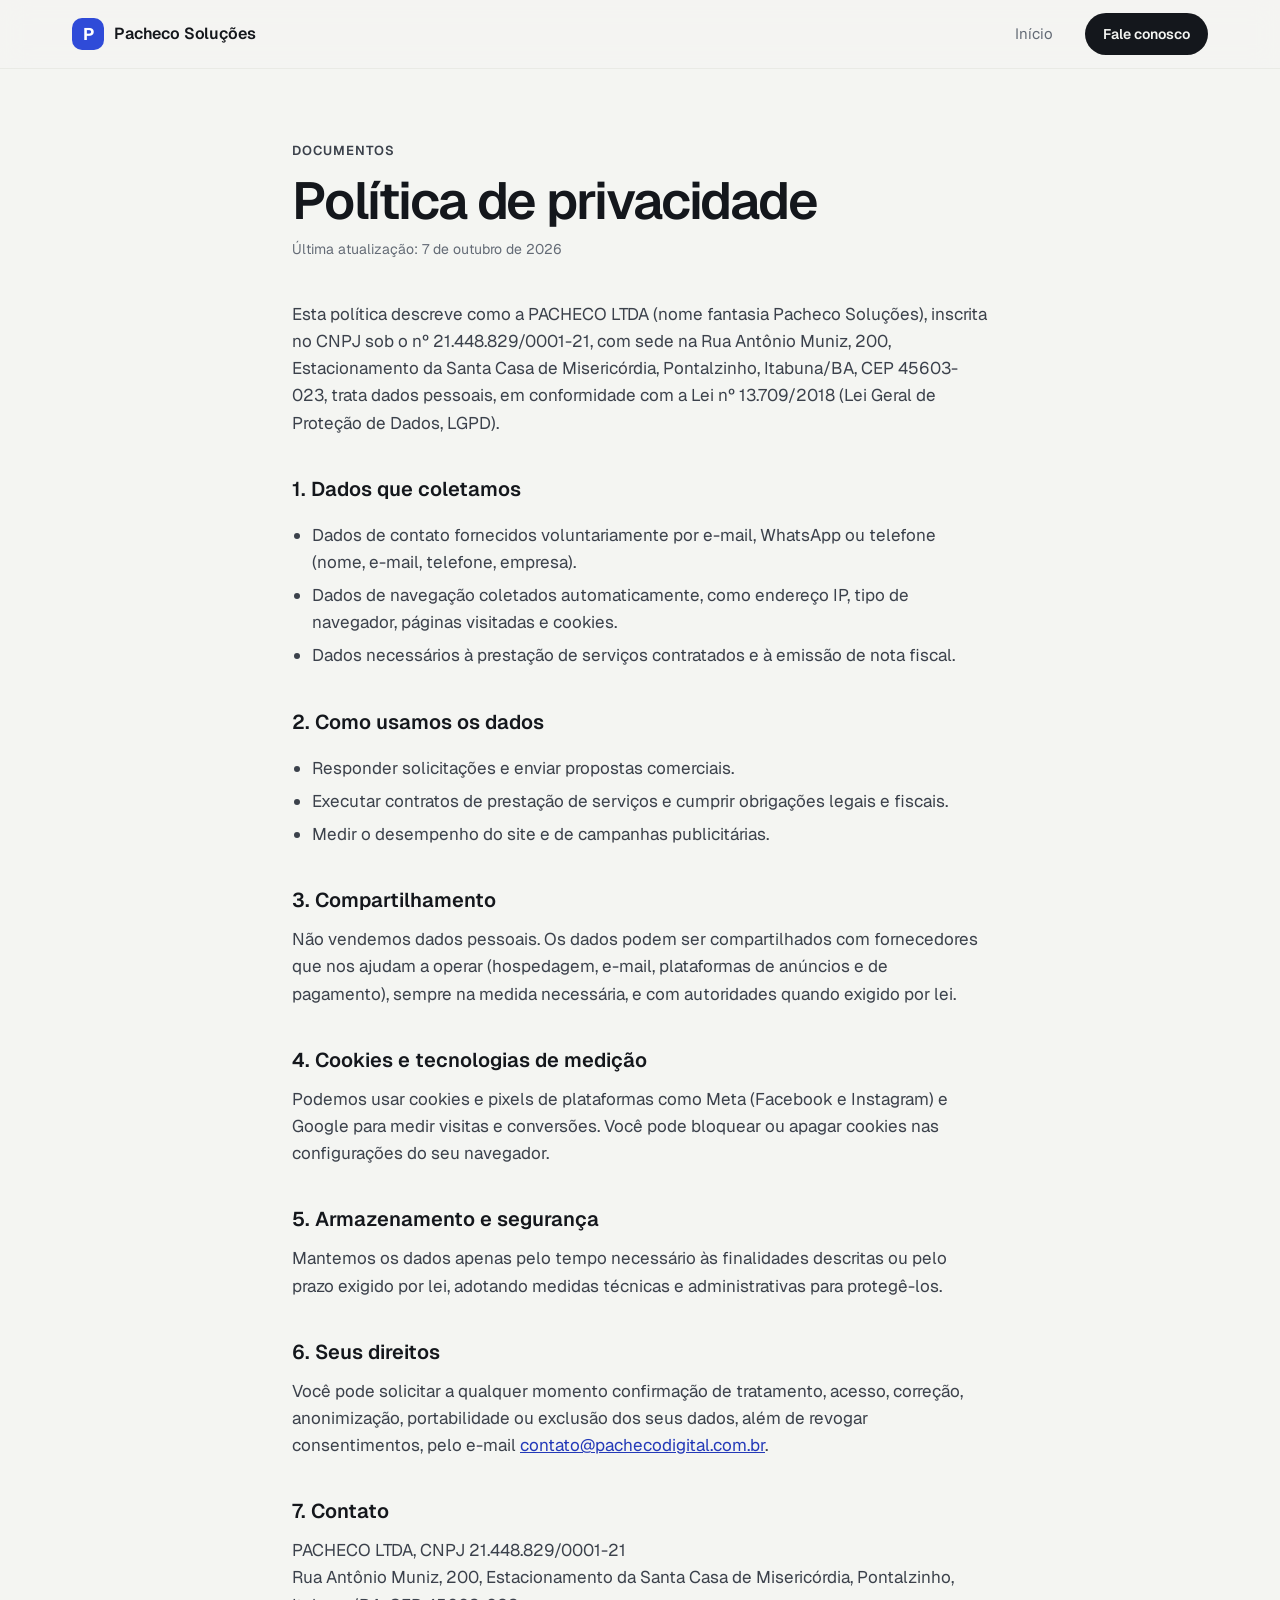
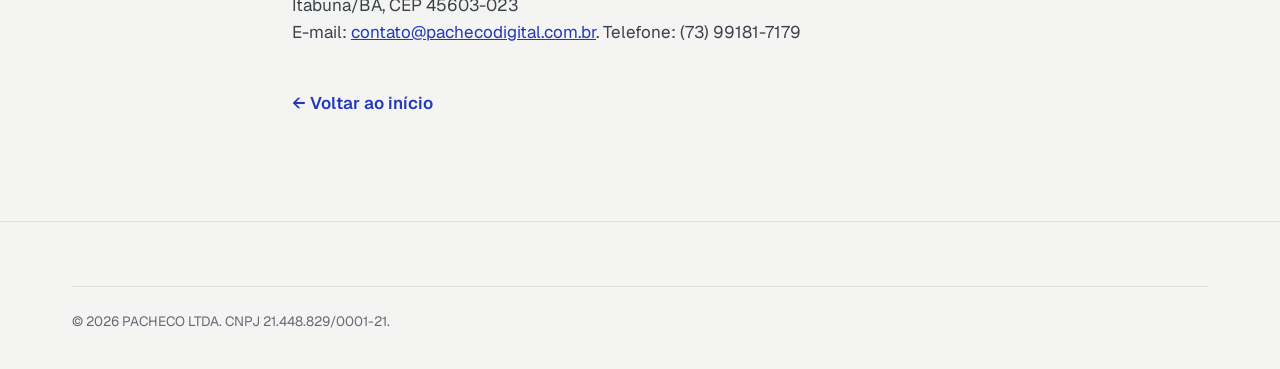
<file: privacidade.html>
<!doctype html>
<html lang="pt-BR">
<head>
<meta charset="utf-8">
<meta name="viewport" content="width=device-width, initial-scale=1">
<title>Política de Privacidade | Pacheco Soluções</title>
<meta name="description" content="Política de privacidade da PACHECO LTDA, CNPJ 21.448.829/0001-21.">
<link rel="icon" href="favicon.svg" type="image/svg+xml">
<link rel="preconnect" href="https://fonts.googleapis.com">
<link rel="preconnect" href="https://fonts.gstatic.com" crossorigin>
<link href="https://fonts.googleapis.com/css2?family=Geist:wght@400;500;600;700&display=swap" rel="stylesheet">
<link rel="stylesheet" href="style.css">
</head>
<body>
<header class="nav">
  <div class="wrap nav__in">
    <a class="brand" href="index.html" aria-label="Pacheco Soluções, início">
      <span class="brand__mark" aria-hidden="true">P</span>
      <span class="brand__name">Pacheco Soluções</span>
    </a>
    <nav class="nav__links" aria-label="Seções"><a href="index.html">Início</a></nav>
    <a class="btn btn--solid btn--sm" href="https://wa.me/5573991817179" target="_blank" rel="noopener">Fale conosco</a>
  </div>
</header>
<main class="legal">
  <div class="wrap">
    <p class="eyebrow">Documentos</p>
    <h1>Política de privacidade</h1>
    <p class="upd">Última atualização: 7 de outubro de 2026</p>

    <p>Esta política descreve como a PACHECO LTDA (nome fantasia Pacheco Soluções), inscrita no CNPJ sob o nº 21.448.829/0001-21, com sede na Rua Antônio Muniz, 200, Estacionamento da Santa Casa de Misericórdia, Pontalzinho, Itabuna/BA, CEP 45603-023, trata dados pessoais, em conformidade com a Lei nº 13.709/2018 (Lei Geral de Proteção de Dados, LGPD).</p>

    <h2>1. Dados que coletamos</h2>
    <ul>
      <li>Dados de contato fornecidos voluntariamente por e-mail, WhatsApp ou telefone (nome, e-mail, telefone, empresa).</li>
      <li>Dados de navegação coletados automaticamente, como endereço IP, tipo de navegador, páginas visitadas e cookies.</li>
      <li>Dados necessários à prestação de serviços contratados e à emissão de nota fiscal.</li>
    </ul>

    <h2>2. Como usamos os dados</h2>
    <ul>
      <li>Responder solicitações e enviar propostas comerciais.</li>
      <li>Executar contratos de prestação de serviços e cumprir obrigações legais e fiscais.</li>
      <li>Medir o desempenho do site e de campanhas publicitárias.</li>
    </ul>

    <h2>3. Compartilhamento</h2>
    <p>Não vendemos dados pessoais. Os dados podem ser compartilhados com fornecedores que nos ajudam a operar (hospedagem, e-mail, plataformas de anúncios e de pagamento), sempre na medida necessária, e com autoridades quando exigido por lei.</p>

    <h2>4. Cookies e tecnologias de medição</h2>
    <p>Podemos usar cookies e pixels de plataformas como Meta (Facebook e Instagram) e Google para medir visitas e conversões. Você pode bloquear ou apagar cookies nas configurações do seu navegador.</p>

    <h2>5. Armazenamento e segurança</h2>
    <p>Mantemos os dados apenas pelo tempo necessário às finalidades descritas ou pelo prazo exigido por lei, adotando medidas técnicas e administrativas para protegê-los.</p>

    <h2>6. Seus direitos</h2>
    <p>Você pode solicitar a qualquer momento confirmação de tratamento, acesso, correção, anonimização, portabilidade ou exclusão dos seus dados, além de revogar consentimentos, pelo e-mail <a href="mailto:contato@pachecodigital.com.br">contato@pachecodigital.com.br</a>.</p>

    <h2>7. Contato</h2>
    <p>PACHECO LTDA, CNPJ 21.448.829/0001-21<br>
    Rua Antônio Muniz, 200, Estacionamento da Santa Casa de Misericórdia, Pontalzinho, Itabuna/BA, CEP 45603-023<br>
    E-mail: <a href="mailto:contato@pachecodigital.com.br">contato@pachecodigital.com.br</a>. Telefone: (73) 99181-7179</p>

    <a class="back" href="index.html">← Voltar ao início</a>
  </div>
</main>
<footer class="foot">
  <div class="wrap"><p class="foot__base" style="margin-top:0">© 2026 PACHECO LTDA. CNPJ 21.448.829/0001-21.</p></div>
</footer>
</body>
</html>
</file>
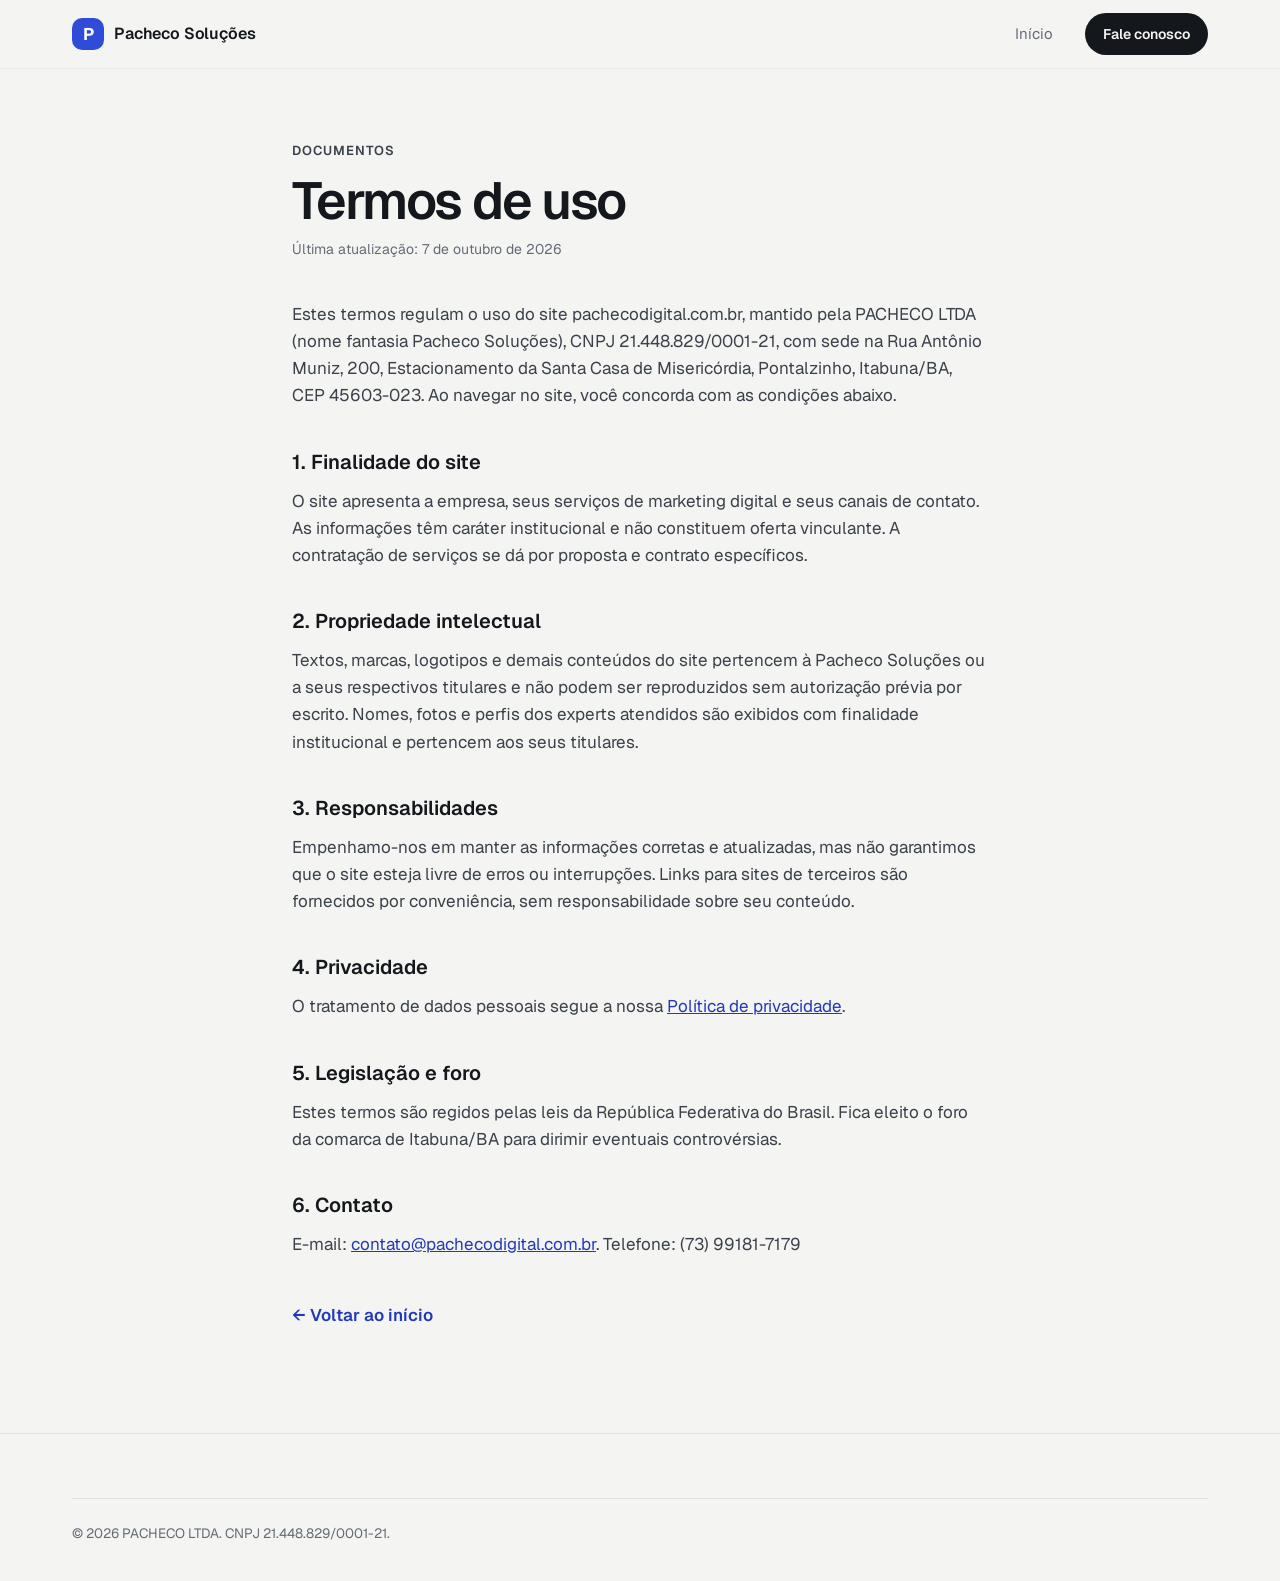
<file: termos.html>
<!doctype html>
<html lang="pt-BR">
<head>
<meta charset="utf-8">
<meta name="viewport" content="width=device-width, initial-scale=1">
<title>Termos de Uso | Pacheco Soluções</title>
<meta name="description" content="Termos de uso do site da PACHECO LTDA, CNPJ 21.448.829/0001-21.">
<link rel="icon" href="favicon.svg" type="image/svg+xml">
<link rel="preconnect" href="https://fonts.googleapis.com">
<link rel="preconnect" href="https://fonts.gstatic.com" crossorigin>
<link href="https://fonts.googleapis.com/css2?family=Geist:wght@400;500;600;700&display=swap" rel="stylesheet">
<link rel="stylesheet" href="style.css">
</head>
<body>
<header class="nav">
  <div class="wrap nav__in">
    <a class="brand" href="index.html" aria-label="Pacheco Soluções, início">
      <span class="brand__mark" aria-hidden="true">P</span>
      <span class="brand__name">Pacheco Soluções</span>
    </a>
    <nav class="nav__links" aria-label="Seções"><a href="index.html">Início</a></nav>
    <a class="btn btn--solid btn--sm" href="https://wa.me/5573991817179" target="_blank" rel="noopener">Fale conosco</a>
  </div>
</header>
<main class="legal">
  <div class="wrap">
    <p class="eyebrow">Documentos</p>
    <h1>Termos de uso</h1>
    <p class="upd">Última atualização: 7 de outubro de 2026</p>

    <p>Estes termos regulam o uso do site pachecodigital.com.br, mantido pela PACHECO LTDA (nome fantasia Pacheco Soluções), CNPJ 21.448.829/0001-21, com sede na Rua Antônio Muniz, 200, Estacionamento da Santa Casa de Misericórdia, Pontalzinho, Itabuna/BA, CEP 45603-023. Ao navegar no site, você concorda com as condições abaixo.</p>

    <h2>1. Finalidade do site</h2>
    <p>O site apresenta a empresa, seus serviços de marketing digital e seus canais de contato. As informações têm caráter institucional e não constituem oferta vinculante. A contratação de serviços se dá por proposta e contrato específicos.</p>

    <h2>2. Propriedade intelectual</h2>
    <p>Textos, marcas, logotipos e demais conteúdos do site pertencem à Pacheco Soluções ou a seus respectivos titulares e não podem ser reproduzidos sem autorização prévia por escrito. Nomes, fotos e perfis dos experts atendidos são exibidos com finalidade institucional e pertencem aos seus titulares.</p>

    <h2>3. Responsabilidades</h2>
    <p>Empenhamo-nos em manter as informações corretas e atualizadas, mas não garantimos que o site esteja livre de erros ou interrupções. Links para sites de terceiros são fornecidos por conveniência, sem responsabilidade sobre seu conteúdo.</p>

    <h2>4. Privacidade</h2>
    <p>O tratamento de dados pessoais segue a nossa <a href="privacidade.html">Política de privacidade</a>.</p>

    <h2>5. Legislação e foro</h2>
    <p>Estes termos são regidos pelas leis da República Federativa do Brasil. Fica eleito o foro da comarca de Itabuna/BA para dirimir eventuais controvérsias.</p>

    <h2>6. Contato</h2>
    <p>E-mail: <a href="mailto:contato@pachecodigital.com.br">contato@pachecodigital.com.br</a>. Telefone: (73) 99181-7179</p>

    <a class="back" href="index.html">← Voltar ao início</a>
  </div>
</main>
<footer class="foot">
  <div class="wrap"><p class="foot__base" style="margin-top:0">© 2026 PACHECO LTDA. CNPJ 21.448.829/0001-21.</p></div>
</footer>
</body>
</html>
</file>
<file: style.css>
:root {
  --bg: #f4f5f2;
  --surface: #ffffff;
  --surface-2: #eceee9;
  --ink: #14171c;
  --ink-2: #3b414b;
  --muted: #646b76;
  --line: #dfe2dc;
  --accent: #2f4bd8;
  --accent-ink: #2339b8;
  --accent-soft: #e6eafc;
  --on-accent: #ffffff;
  --shadow: 0 1px 2px rgba(20, 23, 28, .04), 0 12px 32px -16px rgba(30, 45, 120, .18);
  --r: 20px;
  --font: "Geist", ui-sans-serif, system-ui, -apple-system, "Segoe UI", Roboto, sans-serif;
  --wrap: 1200px;
}
@media (prefers-color-scheme: dark) {
  :root {
    --bg: #0f1115;
    --surface: #171a20;
    --surface-2: #14171c;
    --ink: #eceef2;
    --ink-2: #c6cad2;
    --muted: #9aa1ad;
    --line: #262a32;
    --accent: #7088ff;
    --accent-ink: #9aabff;
    --accent-soft: #1c2342;
    --on-accent: #0f1115;
    --shadow: 0 1px 2px rgba(0, 0, 0, .3), 0 16px 40px -20px rgba(0, 0, 0, .6);
  }
}

*, *::before, *::after { box-sizing: border-box; }
html { scroll-behavior: smooth; scroll-padding-top: 80px; -webkit-text-size-adjust: 100%; }
body {
  margin: 0;
  background: var(--bg);
  color: var(--ink);
  font: 400 17px/1.6 var(--font);
  -webkit-font-smoothing: antialiased;
}
img { max-width: 100%; height: auto; display: block; }
a { color: inherit; }
h1, h2, h3, h4, p, figure { margin: 0; }
address { font-style: normal; }
::selection { background: var(--accent); color: var(--on-accent); }
:focus-visible { outline: 2px solid var(--accent); outline-offset: 3px; border-radius: 6px; }

.wrap { width: 100%; max-width: var(--wrap); margin: 0 auto; padding: 0 32px; }
.accent { color: var(--accent); }
.eyebrow { font-size: 13px; font-weight: 600; letter-spacing: .08em; text-transform: uppercase; color: var(--accent); }

/* buttons */
.btn {
  display: inline-flex; align-items: center; gap: 8px; white-space: nowrap;
  height: 52px; padding: 0 24px; border-radius: 999px;
  font: 600 15px/1 var(--font); text-decoration: none;
  transition: background-color .25s, color .25s, border-color .25s, transform .2s cubic-bezier(.16,1,.3,1);
}
.btn:active { transform: scale(.98); }
.btn i { font-size: 18px; }
.btn--sm { height: 42px; padding: 0 18px; font-size: 14px; }
.btn--solid { background: var(--ink); color: var(--bg); }
.btn--solid:hover { background: var(--accent); color: var(--on-accent); }
.btn--ghost { border: 1px solid var(--line); color: var(--ink); background: transparent; }
.btn--ghost:hover { border-color: var(--ink); }
.btn--light { background: #ffffff; color: #14171c; }
.btn--light:hover { background: #e6eafc; }

/* nav */
.nav {
  position: sticky; top: 0; z-index: 10;
  background: color-mix(in srgb, var(--bg) 82%, transparent);
  backdrop-filter: saturate(1.4) blur(14px);
  -webkit-backdrop-filter: saturate(1.4) blur(14px);
  border-bottom: 1px solid color-mix(in srgb, var(--line) 60%, transparent);
}
.nav__in { display: flex; align-items: center; gap: 32px; height: 68px; }
.brand { display: inline-flex; align-items: center; gap: 10px; text-decoration: none; }
.brand__mark {
  width: 32px; height: 32px; border-radius: 10px; display: grid; place-items: center;
  background: var(--accent); color: #fff; font: 700 17px/1 var(--font);
}
.brand__name { font-weight: 600; font-size: 16px; letter-spacing: -0.01em; }
.nav__links { display: flex; gap: 28px; margin-left: auto; font-size: 15px; }
.nav__links a { text-decoration: none; color: var(--muted); transition: color .2s; }
.nav__links a:hover { color: var(--ink); }

/* hero */
.hero { padding: 72px 0 40px; }
.hero__grid { display: grid; grid-template-columns: 1.05fr .95fr; gap: 56px; align-items: center; }
.hero__copy { display: grid; gap: 22px; }
.hero h1 {
  font-size: clamp(38px, 4.4vw, 62px); line-height: 1.04; font-weight: 600; letter-spacing: -0.035em;
  text-wrap: balance;
}
.hero__lede { font-size: 19px; color: var(--ink-2); max-width: 44ch; }
.hero__actions { display: flex; flex-wrap: wrap; gap: 12px; margin-top: 8px; }
.hero__art {
  border-radius: 28px; overflow: hidden; background: var(--surface);
  box-shadow: var(--shadow); aspect-ratio: 4 / 5; max-height: 640px; justify-self: end; width: 100%;
}
.hero__art img { width: 100%; height: 100%; object-fit: cover; }

/* stats */
.stats { padding: 32px 0 24px; }
.stats__grid { display: grid; grid-template-columns: repeat(3, 1fr); gap: 16px; }
.stat {
  display: grid; gap: 6px; padding: 26px 28px; border-radius: var(--r);
  background: var(--surface); border: 1px solid var(--line);
}
.stat strong { font-size: clamp(32px, 3.6vw, 44px); line-height: 1; font-weight: 600; letter-spacing: -0.03em; }
.stat span { color: var(--muted); font-size: 15px; }
.stat:first-child strong { color: var(--accent); }

/* sections */
.sec { padding: 104px 0; }
.sec--tint { background: var(--surface-2); }
.sec__head { display: grid; gap: 14px; margin-bottom: 48px; }
.sec__head h2, .services__copy h2 {
  font-size: clamp(32px, 4vw, 52px); line-height: 1.06; font-weight: 600; letter-spacing: -0.03em; max-width: 20ch;
}
.sec__head p { color: var(--muted); font-size: 18px; max-width: 58ch; }
.sec__head--center { justify-items: center; text-align: center; }

/* umbrella + experts */
.umbrella { max-width: 820px; margin: 0 auto 8px; border-radius: 28px; overflow: hidden; }
.umbrella img { width: 100%; mix-blend-mode: multiply; }
@media (prefers-color-scheme: dark) {
  .umbrella { background: #f4f5f2; border-radius: 28px; padding: 24px 24px 8px; }
  .umbrella img { mix-blend-mode: normal; }
}
.experts { display: grid; grid-template-columns: repeat(6, 1fr); gap: 16px; }
.expert {
  grid-column: span 2; display: flex; flex-direction: column; gap: 14px;
  padding: 26px; border-radius: var(--r); background: var(--surface); border: 1px solid var(--line);
  transition: transform .35s cubic-bezier(.16,1,.3,1), box-shadow .35s, border-color .35s;
}
.expert:hover { transform: translateY(-4px); box-shadow: var(--shadow); border-color: color-mix(in srgb, var(--accent) 35%, var(--line)); }
.expert--wide { grid-column: span 3; }
.expert--tint { background: var(--accent-soft); border-color: transparent; }
.expert--dark { background: #0b0c0f; color: #eceef2; border-color: #0b0c0f; }
.expert--dark .expert__niche, .expert--dark .expert__work { color: #aeb4bf; }
.expert--dark .handle { color: #9aabff; }
@media (prefers-color-scheme: dark) { .expert--dark { border-color: var(--line); } }
.expert__top { display: flex; align-items: center; gap: 16px; }
.expert__photo {
  width: 64px; height: 64px; border-radius: 50%; object-fit: cover; flex: none;
  box-shadow: 0 0 0 3px var(--bg), 0 0 0 4px color-mix(in srgb, var(--accent) 40%, transparent);
}
.expert--wide .expert__photo { width: 76px; height: 76px; }
.expert h3 { font-size: 20px; font-weight: 600; letter-spacing: -0.015em; display: flex; align-items: center; gap: 6px; }
.verified { color: var(--accent); font-size: 18px; }
.handle { font-size: 14.5px; color: var(--accent-ink); text-decoration: none; }
.handle:hover { text-decoration: underline; text-underline-offset: 3px; }
.expert__niche { font-weight: 500; color: var(--ink-2); font-size: 15.5px; }
.expert__work { color: var(--muted); font-size: 15.5px; }
.expert__nums { margin: auto 0 0; padding-top: 16px; display: flex; gap: 32px; border-top: 1px solid color-mix(in srgb, var(--line) 80%, transparent); }
.expert--tint .expert__nums { border-top-color: color-mix(in srgb, var(--accent) 18%, transparent); }
.expert__nums dt { font-size: 13px; color: var(--muted); }
.expert__nums dd { margin: 2px 0 0; font-size: 26px; font-weight: 600; letter-spacing: -0.02em; }

/* services */
.services { display: grid; grid-template-columns: 1.1fr .9fr; gap: 56px; align-items: center; }
.services__art { border-radius: 28px; overflow: hidden; box-shadow: var(--shadow); background: var(--surface); }
.services__art img { width: 100%; }
.services__copy { display: grid; gap: 32px; }
.caps { list-style: none; margin: 0; padding: 0; display: grid; gap: 22px; }
.caps li { display: grid; grid-template-columns: 48px 1fr; gap: 16px; align-items: start; }
.caps i {
  width: 48px; height: 48px; border-radius: 14px; display: grid; place-items: center;
  background: var(--accent-soft); color: var(--accent); font-size: 24px;
}
.caps h3 { font-size: 17px; font-weight: 600; margin-bottom: 2px; }
.caps p { color: var(--muted); font-size: 15.5px; }

/* flow */
.flow { list-style: none; margin: 0; padding: 0; display: grid; grid-template-columns: repeat(4, 1fr); gap: 16px; position: relative; }
.flow::before {
  content: ""; position: absolute; left: 25px; right: calc((100% - 48px) / 4 - 25px); top: 24px; height: 2px;
  background: linear-gradient(90deg, var(--accent), color-mix(in srgb, var(--accent) 15%, transparent));
}
.flow li { position: relative; display: grid; gap: 8px; align-content: start; padding-right: 12px; }
.flow__n {
  width: 50px; height: 50px; border-radius: 50%; display: grid; place-items: center; margin-bottom: 14px;
  background: var(--bg); border: 2px solid var(--accent); color: var(--accent); font-weight: 700; font-size: 18px;
}
.flow h3 { font-size: 19px; font-weight: 600; }
.flow p { color: var(--muted); font-size: 15.5px; max-width: 26ch; }

/* cta */
.cta { padding: 0 0 104px; }
.cta__in {
  display: flex; align-items: center; justify-content: space-between; gap: 32px; flex-wrap: wrap;
  background: var(--accent); color: #fff; border-radius: 28px; padding: 56px 56px;
  background-image: radial-gradient(circle at 90% 10%, rgba(255,255,255,.18), transparent 45%);
}
@media (prefers-color-scheme: dark) { .cta__in { background-color: #2f4bd8; } }
.cta h2 { font-size: clamp(28px, 3.4vw, 44px); line-height: 1.08; font-weight: 600; letter-spacing: -0.03em; max-width: 18ch; }

/* footer */
.foot { border-top: 1px solid var(--line); padding: 64px 0 36px; font-size: 15px; color: var(--muted); }
.foot__top { display: flex; align-items: center; justify-content: space-between; gap: 20px; flex-wrap: wrap; margin-bottom: 40px; }
.foot__top .brand { color: var(--ink); }
.foot__grid { display: grid; grid-template-columns: 1.1fr 1.4fr 1.2fr .9fr; gap: 32px; }
.foot__grid h4 { font-size: 14px; font-weight: 600; color: var(--ink); margin-bottom: 12px; }
.foot__grid p + p { margin-top: 6px; }
.foot__grid a { text-decoration: none; overflow-wrap: anywhere; }
.foot__grid a:hover { color: var(--ink); text-decoration: underline; text-underline-offset: 3px; }
.foot__base { margin-top: 48px; padding-top: 24px; border-top: 1px solid var(--line); font-size: 13.5px; }

/* legal pages */
.legal { padding: 72px 0 104px; }
.legal .wrap { max-width: 760px; }
.legal h1 { font-size: clamp(36px, 5vw, 52px); line-height: 1.05; font-weight: 600; letter-spacing: -0.03em; margin: 12px 0 10px; }
.legal .upd { color: var(--muted); font-size: 14px; margin-bottom: 40px; }
.legal h2 { font-size: 20px; font-weight: 600; margin: 36px 0 10px; }
.legal p, .legal li { color: var(--ink-2); }
.legal p + p { margin-top: 12px; }
.legal ul { padding-left: 20px; display: grid; gap: 6px; }
.legal a { color: var(--accent-ink); }
.legal .back { display: inline-block; margin-top: 44px; font-weight: 600; text-decoration: none; }

/* motion */
.js .reveal { opacity: 0; transform: translateY(18px); transition: opacity .7s cubic-bezier(.16,1,.3,1) var(--d, 0ms), transform .7s cubic-bezier(.16,1,.3,1) var(--d, 0ms); }
.js .reveal.in { opacity: 1; transform: none; }
@media (prefers-reduced-motion: reduce) {
  html { scroll-behavior: auto; }
  .js .reveal { opacity: 1; transform: none; transition: none; }
  .expert, .btn { transition: none; }
}

/* responsive */
@media (max-width: 1024px) {
  .hero__grid, .services { grid-template-columns: 1fr; gap: 40px; }
  .hero__art { justify-self: stretch; max-height: 520px; aspect-ratio: 16 / 13; }
  .experts { grid-template-columns: repeat(2, 1fr); }
  .expert, .expert--wide { grid-column: span 1; }
  .expert--dark { grid-column: span 2; }
  .foot__grid { grid-template-columns: 1fr 1fr; }
}
@media (max-width: 760px) {
  body { font-size: 16px; }
  .wrap { padding: 0 16px; }
  .nav__links { display: none; }
  .nav .btn--sm { margin-left: auto; }
  .hero { padding-top: 40px; }
  .hero__lede { font-size: 17px; }
  .stats__grid { grid-template-columns: 1fr; }
  .sec { padding: 72px 0; }
  .experts { grid-template-columns: 1fr; }
  .expert--dark { grid-column: span 1; }
  .flow { grid-template-columns: 1fr; gap: 28px; }
  .flow::before { left: 24px; right: auto; top: 24px; bottom: 24px; width: 2px; height: auto; background: linear-gradient(180deg, var(--accent), color-mix(in srgb, var(--accent) 15%, transparent)); }
  .flow li { grid-template-columns: 50px 1fr; column-gap: 18px; }
  .flow__n { grid-row: span 2; margin: 0; }
  .cta__in { padding: 40px 24px; }
  .foot__grid { grid-template-columns: 1fr; gap: 28px; }
}
</file>
